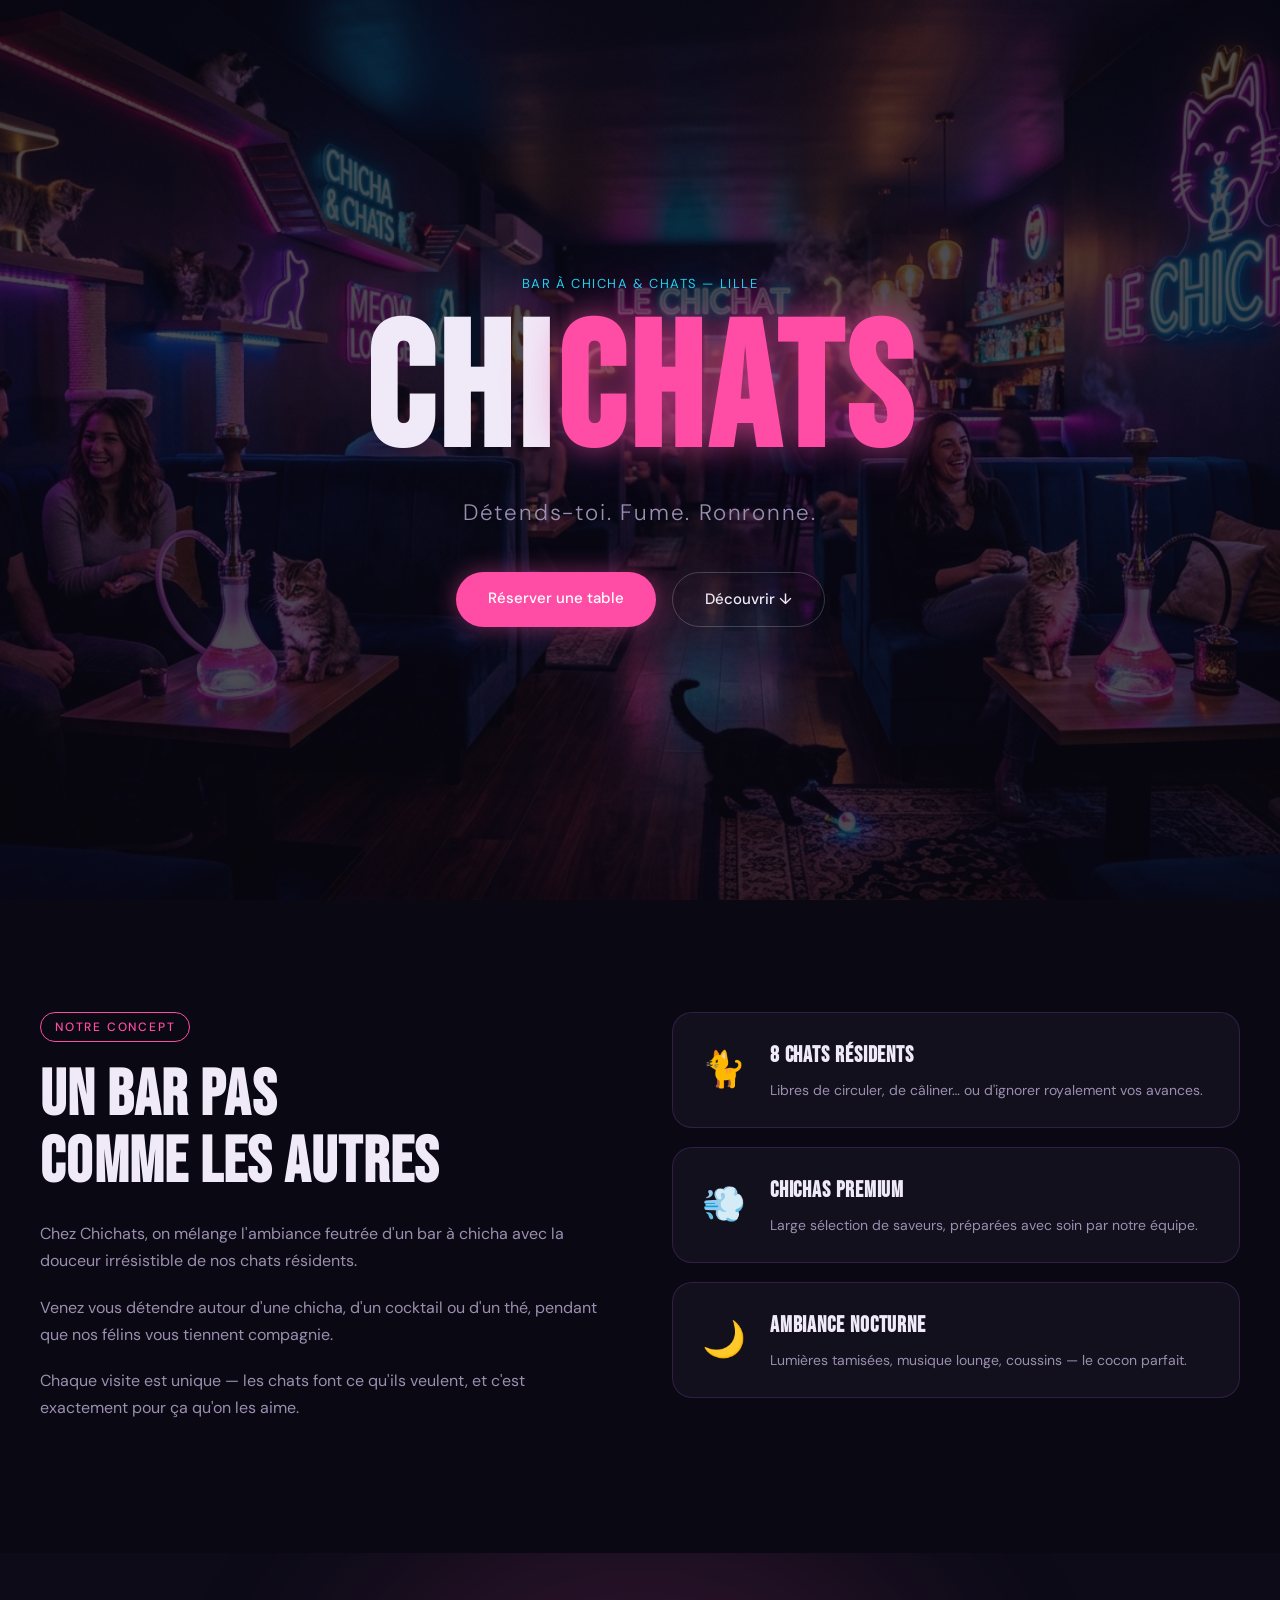
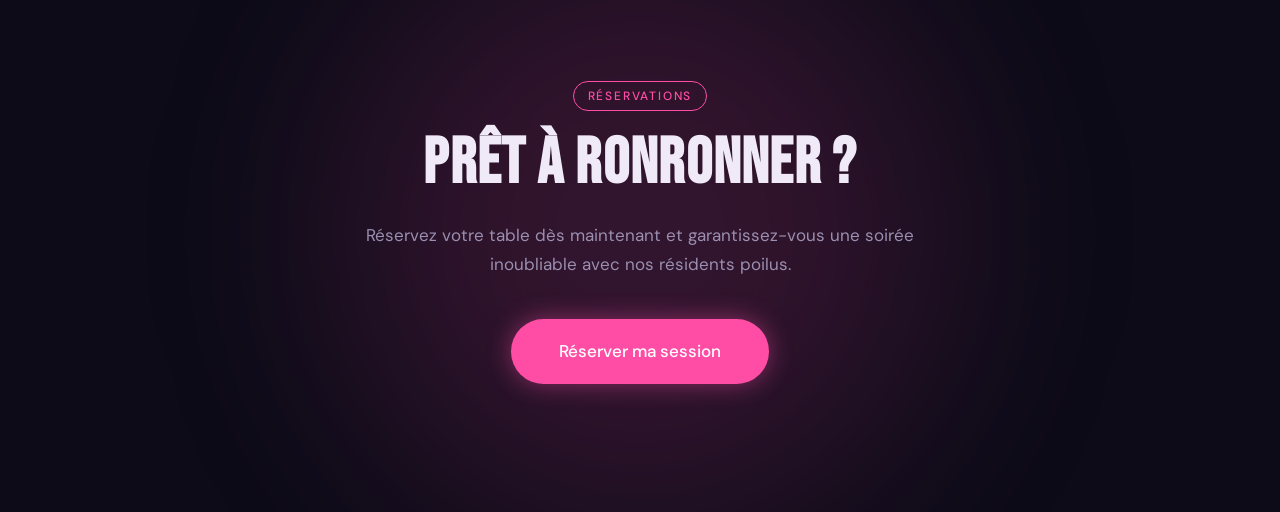
<file: index.html>
<!DOCTYPE html>
<html lang="fr">
<head>
    <meta charset="UTF-8">
    <meta name="viewport" content="width=device-width, initial-scale=1.0">
    <title>Chichats - Bar à chicha & chats</title>
    <link rel="preconnect" href="https://fonts.googleapis.com">
    <link href="https://fonts.googleapis.com/css2?family=Bebas+Neue&family=DM+Sans:wght@300;400;500&display=swap" rel="stylesheet">
    <link rel="stylesheet" href="CSS/index.css">
</head>
<body>

    <header></header>

    <main>

        <!-- Section Hero -->
        <section class="hero">
            <div class="hero__content">
                <p class="hero__tag">Bar à chicha & chats — Lille</p>
                <h1 class="hero__title">Chi<span class="hero__title--accent">chats</span></h1>
                <p class="hero__subtitle">Détends-toi. Fume. Ronronne.</p>
                <div class="hero__actions">
                    <a href="reservation.html" class="btn btn--primary">Réserver une table</a>
                    <a href="#presentation" class="btn btn--ghost">Découvrir ↓</a>
                </div>
            </div>
        </section>

        <!-- Section Présentation -->
        <section class="presentation" id="presentation">
            <div class="presentation__inner">

                <div class="presentation__text">
                    <span class="section-tag">Notre concept</span>
                    <h2 class="section-title">Un bar pas<br>comme les autres</h2>
                    <p>Chez Chichats, on mélange l'ambiance feutrée d'un bar à chicha
                    avec la douceur irrésistible de nos chats résidents.</p>
                    <p>Venez vous détendre autour d'une chicha, d'un cocktail ou d'un thé,
                    pendant que nos félins vous tiennent compagnie.</p>
                    <p>Chaque visite est unique — les chats font ce qu'ils veulent,
                    et c'est exactement pour ça qu'on les aime.</p>
                </div>

                <div class="presentation__visual">

                    <div class="visual-card">
                        <div class="visual-card__icon">🐈</div>
                        <div class="visual-card__texte">
                            <h3>8 chats résidents</h3>
                            <p>Libres de circuler, de câliner… ou d'ignorer royalement vos avances.</p>
                        </div>
                    </div>

                    <div class="visual-card">
                        <div class="visual-card__icon">💨</div>
                        <div class="visual-card__texte">
                            <h3>Chichas premium</h3>
                            <p>Large sélection de saveurs, préparées avec soin par notre équipe.</p>
                        </div>
                    </div>

                    <div class="visual-card">
                        <div class="visual-card__icon">🌙</div>
                        <div class="visual-card__texte">
                            <h3>Ambiance nocturne</h3>
                            <p>Lumières tamisées, musique lounge, coussins — le cocon parfait.</p>
                        </div>
                    </div>

                </div>

            </div>
        </section>

        <!-- Section CTA Réservation -->
        <section class="cta">
            <div class="cta__glow"></div>
            <div class="cta__content">
                <span class="section-tag">Réservations</span>
                <h2 class="section-title">Prêt à ronronner ?</h2>
                <p>Réservez votre table dès maintenant et garantissez-vous
                une soirée inoubliable avec nos résidents poilus.</p>
                <a href="reservation.html" class="btn btn--primary btn--lg">Réserver ma session</a>
            </div>
        </section>

    </main>

    <footer></footer>

</body>
</html>
</file>
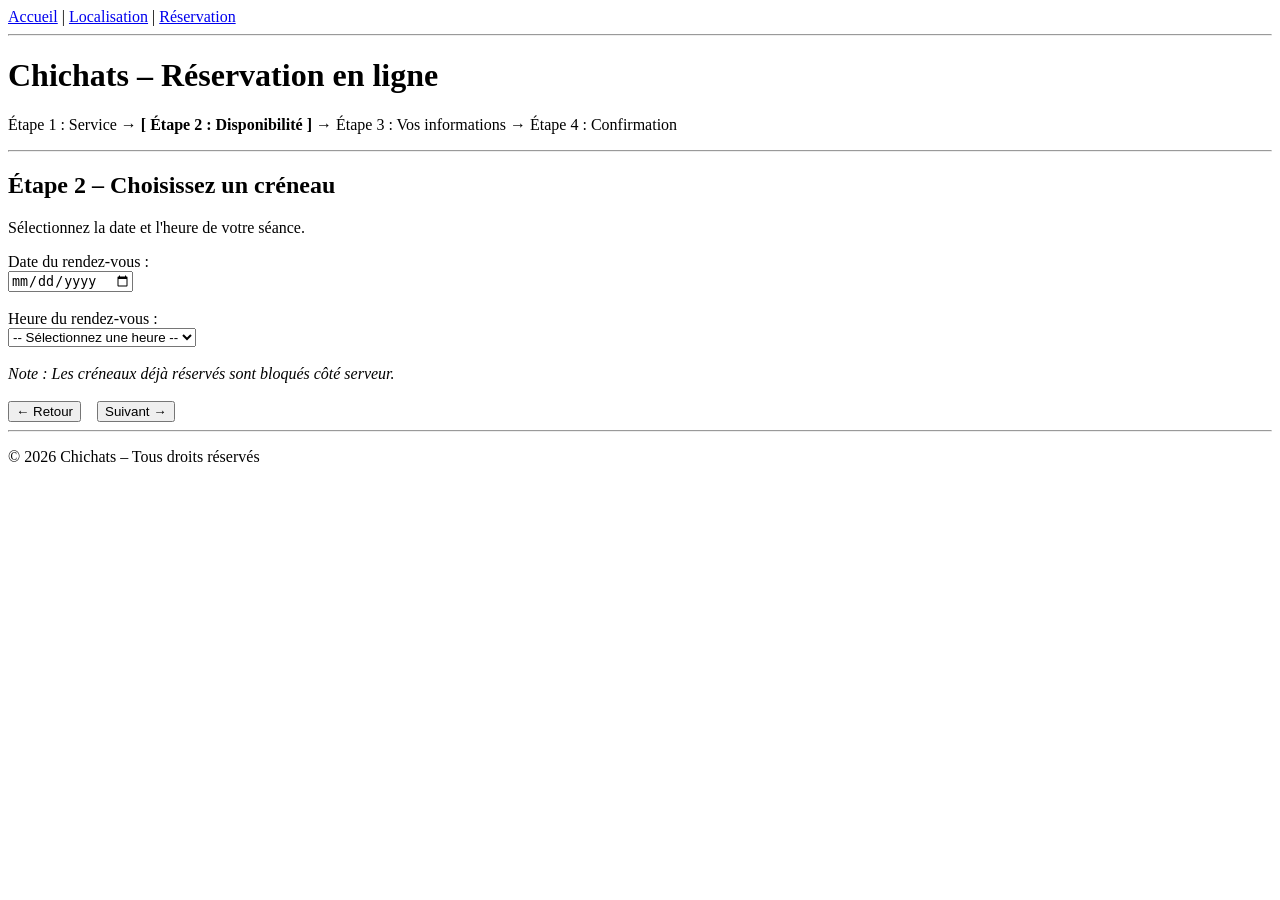
<file: crenau.html>
<!DOCTYPE html>
<html lang="fr">
<head>
  <meta charset="UTF-8" />
  <meta name="viewport" content="width=device-width, initial-scale=1.0" />
  <title>Réservation Étape 2 | Chichats</title>
</head>
<body>

  <nav>
    <a href="index.html">Accueil</a> |
    <a href="localisation.html">Localisation</a> |
    <a href="services.html">Réservation</a>
  </nav>

  <hr />
  <h1>Chichats – Réservation en ligne</h1>

  <p>
    Étape 1 : Service &rarr;
    <strong>[ Étape 2 : Disponibilité ]</strong> &rarr;
    Étape 3 : Vos informations &rarr;
    Étape 4 : Confirmation
  </p>

  <hr />

  <h2>Étape 2 – Choisissez un créneau</h2>
  <p>Sélectionnez la date et l'heure de votre séance.</p>

  <label for="date_rdv">Date du rendez-vous :</label><br />
  <input type="date" id="date_rdv" /><br /><br />

  <label for="heure_rdv">Heure du rendez-vous :</label><br />
  <select id="heure_rdv">
    <option value="">-- Sélectionnez une heure --</option>
    <option value="10:00">10:00</option>
    <option value="10:30">10:30</option>
    <option value="11:00">11:00</option>
    <option value="11:30">11:30</option>
    <option value="12:00">12:00</option>
    <option value="12:30">12:30</option>
    <option value="14:00">14:00</option>
    <option value="14:30">14:30</option>
    <option value="15:00">15:00</option>
    <option value="15:30">15:30</option>
    <option value="16:00">16:00</option>
    <option value="16:30">16:30</option>
    <option value="17:00">17:00</option>
    <option value="17:30">17:30</option>
    <option value="18:00">18:00</option>
    <option value="18:30">18:30</option>
    <option value="19:00">19:00</option>
    <option value="19:30">19:30</option>
    <option value="20:00">20:00</option>
    <option value="20:30">20:30</option>
    <option value="21:00">21:00</option>
    <option value="21:30">21:30</option>
    <option value="22:00">22:00</option>
  </select>

  <br /><br />
  <em>Note : Les créneaux déjà réservés sont bloqués côté serveur.</em>

  <br /><br />
  <button onclick="window.location.href='services.html'">&larr; Retour</button>
  &nbsp;&nbsp;
  <button onclick="suivant()">Suivant &rarr;</button>

  <script>
    document.getElementById('date_rdv').value  = sessionStorage.getItem('date_rdv')  || '';
    document.getElementById('heure_rdv').value = sessionStorage.getItem('heure_rdv') || '';

    function suivant() {
      var date  = document.getElementById('date_rdv').value;
      var heure = document.getElementById('heure_rdv').value;
      if (date === '')  { alert('Veuillez choisir une date.');  return; }
      if (heure === '') { alert('Veuillez choisir une heure.'); return; }
      sessionStorage.setItem('date_rdv',  date);
      sessionStorage.setItem('heure_rdv', heure);
      window.location.href = 'informations.html';
    }
  </script>

  <hr />
  <footer><p>&copy; 2026 Chichats – Tous droits réservés</p></footer>

</body>
</html>
</file>
<file: CSS/index.css>
/* ===== RESET ===== */
* {
    margin: 0;
    padding: 0;
    box-sizing: border-box;
}

/* ===== VARIABLES ===== */
:root {
    --bg-dark:       #0a0812;
    --bg-card:       #12101c;
    --bg-card-hover: #1a1728;
    --neon-pink:     #ff4da6;
    --neon-purple:   #a855f7;
    --neon-cyan:     #22d3ee;
    --text-primary:  #f0eaf8;
    --text-muted:    #9a8fb0;
    --font-titre:    'Bebas Neue', sans-serif;
    --font-texte:    'DM Sans', sans-serif;
    --radius:        12px;
    --radius-lg:     20px;
}

/* ===== BASE ===== */
body {
    background-color: var(--bg-dark);
    color: var(--text-primary);
    font-family: var(--font-texte);
    font-size: 16px;
    line-height: 1.7;
}

main {
    width: 100%;
}

/* ===== CLASSES RÉUTILISABLES ===== */
.section-tag {
    display: inline-block;
    font-size: 12px;
    font-weight: 500;
    letter-spacing: 0.15em;
    text-transform: uppercase;
    color: var(--neon-pink);
    border: 1px solid var(--neon-pink);
    padding: 4px 14px;
    border-radius: 999px;
    margin-bottom: 1.2rem;
}

.section-title {
    font-family: var(--font-titre);
    font-size: clamp(2.5rem, 5vw, 4rem);
    line-height: 1.05;
    letter-spacing: 0.02em;
    color: var(--text-primary);
    margin-bottom: 1.5rem;
}

/* ===== BOUTONS ===== */
.btn {
    display: inline-block;
    font-family: var(--font-texte);
    font-size: 15px;
    font-weight: 500;
    padding: 14px 32px;
    border-radius: 999px;
    text-decoration: none;
    transition: all 0.25s ease;
    cursor: pointer;
}

.btn--primary {
    background: var(--neon-pink);
    color: #fff;
    box-shadow: 0 0 24px rgba(255, 77, 166, 0.45);
}

.btn--primary:hover {
    background: #ff69b8;
    box-shadow: 0 0 40px rgba(255, 77, 166, 0.7);
    transform: translateY(-2px);
}

.btn--ghost {
    color: var(--text-primary);
    border: 1px solid rgba(255, 255, 255, 0.2);
}

.btn--ghost:hover {
    border-color: var(--neon-cyan);
    color: var(--neon-cyan);
    transform: translateY(-2px);
}

.btn--lg {
    padding: 18px 48px;
    font-size: 17px;
}

/* ===== SECTION HERO ===== */
.hero {
    position: relative;
    min-height: 100vh;
    display: flex;
    align-items: center;
    justify-content: center;
    overflow: hidden;
    background-color: var(--bg-dark);
    background-image: url('../img/Gemini_Generated_Image_1qsh6b1qsh6b1qsh.png');
    background-size: cover;
    background-position: center;
}

/* filtre sombre par dessus l'image */
.hero::before {
    content: '';
    position: absolute;
    inset: 0;
    background: rgba(10, 8, 18, 0.72);
    z-index: 1;
}

.hero__content {
    position: relative;
    z-index: 2;
    text-align: center;
    padding: 2rem;
    max-width: 750px;
}

.hero__tag {
    font-size: 13px;
    letter-spacing: 0.12em;
    text-transform: uppercase;
    color: var(--neon-cyan);
    margin-bottom: 1rem;
}

.hero__title {
    font-family: var(--font-titre);
    font-size: clamp(5rem, 14vw, 11rem);
    line-height: 0.95;
    letter-spacing: 0.03em;
    color: var(--text-primary);
    margin-bottom: 1rem;
}

.hero__title--accent {
    color: var(--neon-pink);
    text-shadow: 0 0 30px rgba(255, 77, 166, 0.6), 0 0 80px rgba(255, 77, 166, 0.2);
}

.hero__subtitle {
    font-size: clamp(1.1rem, 2vw, 1.4rem);
    color: var(--text-muted);
    font-weight: 300;
    letter-spacing: 0.08em;
    margin-bottom: 2.5rem;
}

.hero__actions {
    display: flex;
    gap: 1rem;
    justify-content: center;
    flex-wrap: wrap;
}

/* ===== SECTION PRÉSENTATION ===== */
.presentation {
    background: var(--bg-dark);
    padding: 7rem 2rem;
}

.presentation__inner {
    max-width: 1200px;
    margin: 0 auto;
    display: grid;
    grid-template-columns: 1fr 1fr;
    gap: 4rem;
    align-items: start;
}

.presentation__text p {
    color: var(--text-muted);
    margin-bottom: 1.2rem;
    font-size: 16px;
}

.presentation__visual {
    display: flex;
    flex-direction: column;
    gap: 1.2rem;
}

/* cartes de la section présentation */
.visual-card {
    background: var(--bg-card);
    border: 1px solid rgba(168, 85, 247, 0.2);
    border-radius: var(--radius-lg);
    padding: 1.5rem 1.8rem;
    display: flex;
    align-items: center;
    gap: 1.5rem;
    transition: border-color 0.25s ease, transform 0.25s ease;
}

.visual-card:hover {
    border-color: var(--neon-purple);
    transform: translateX(6px);
}

.visual-card__icon {
    font-size: 2.2rem;
    flex-shrink: 0;
}

.visual-card__texte h3 {
    font-family: var(--font-titre);
    font-size: 1.4rem;
    letter-spacing: 0.04em;
    margin-bottom: 4px;
    color: var(--text-primary);
}

.visual-card__texte p {
    font-size: 14px;
    color: var(--text-muted);
    margin: 0;
}

/* ===== SECTION CTA RÉSERVATION ===== */
.cta {
    position: relative;
    background: #0d0b18;
    padding: 8rem 2rem;
    text-align: center;
    overflow: hidden;
}

/* cercle lumineux décoratif */
.cta__glow {
    position: absolute;
    width: 600px;
    height: 600px;
    border-radius: 50%;
    background: rgba(255, 77, 166, 0.15);
    filter: blur(100px);
    top: 50%;
    left: 50%;
    transform: translate(-50%, -50%);
    pointer-events: none;
}

.cta__content {
    position: relative;
    z-index: 1;
    max-width: 600px;
    margin: 0 auto;
}

.cta__content p {
    color: var(--text-muted);
    font-size: 17px;
    margin-bottom: 2.5rem;
}

/* ===== RESPONSIVE ===== */
@media (max-width: 900px) {
    .presentation__inner {
        grid-template-columns: 1fr;
        gap: 3rem;
    }
}

@media (max-width: 600px) {
    .hero__title {
        font-size: 5rem;
    }
}
</file>
